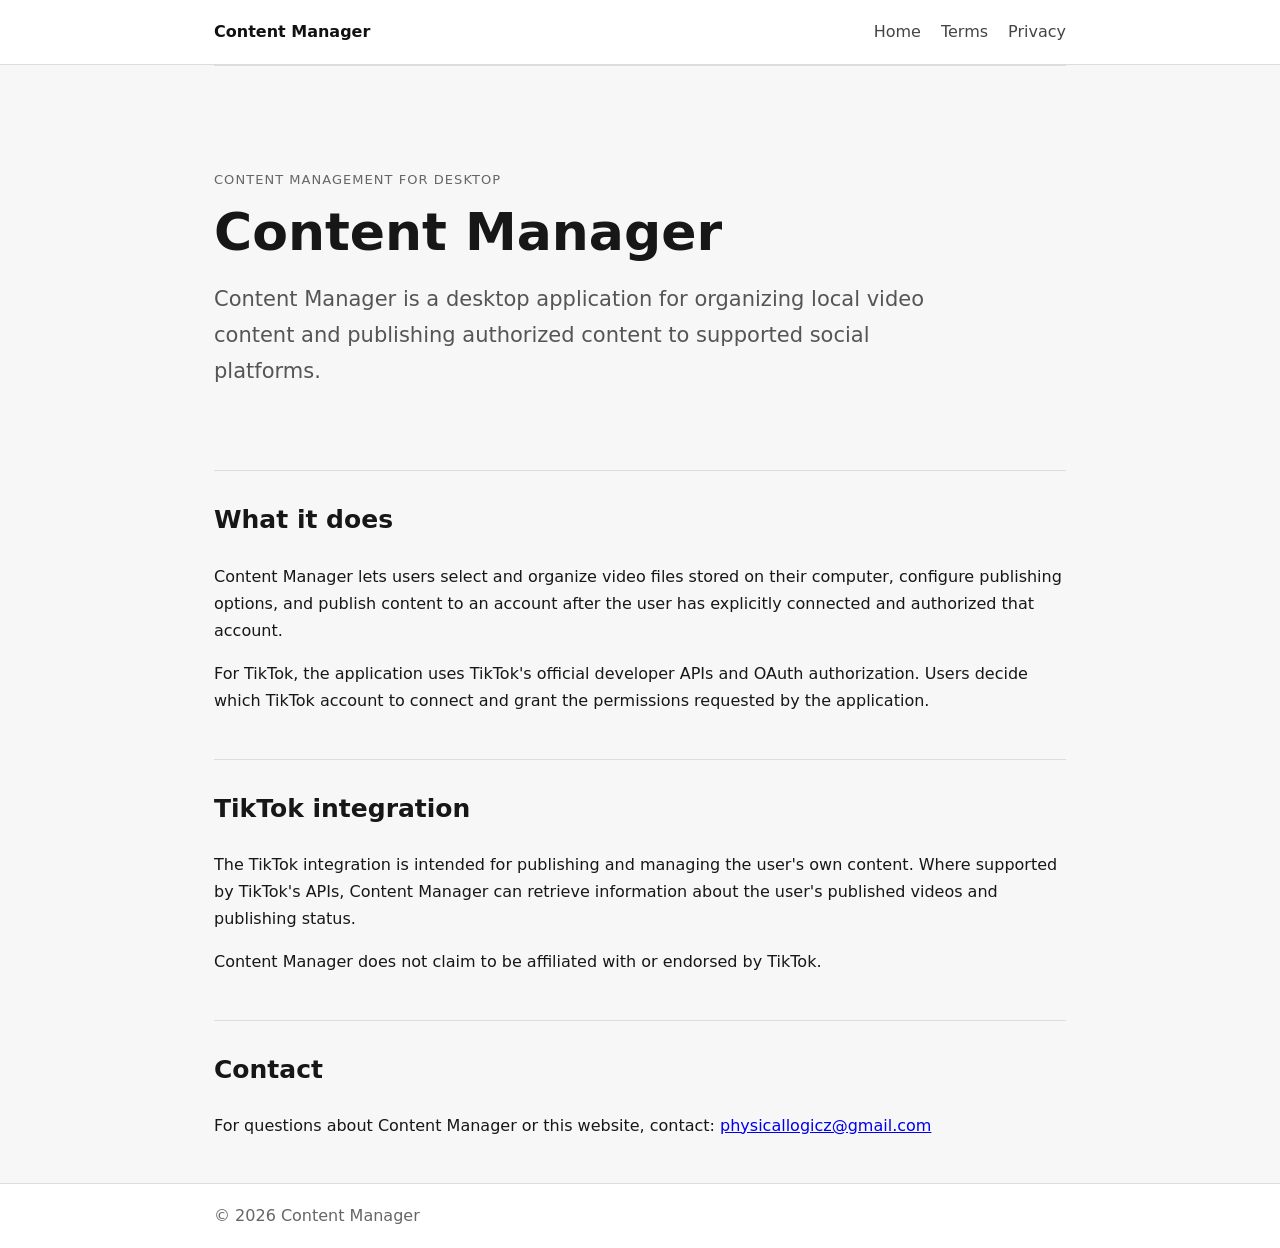
<file: index.html>
<!doctype html>
<html lang="en">
<head>
<meta charset="utf-8">
<meta name="viewport" content="width=device-width,initial-scale=1">
<title>Content Manager</title>
<link rel="stylesheet" href="styles.css">
</head>
<body>
<header><div class="wrap"><a class="brand" href="index.html">Content Manager</a><nav><a href="index.html">Home</a><a href="terms.html">Terms</a><a href="privacy.html">Privacy</a></nav></div></header>
<main class="wrap">
<section class="hero">
<p class="eyebrow">Content management for desktop</p>
<h1>Content Manager</h1>
<p class="lead">Content Manager is a desktop application for organizing local video content and publishing authorized content to supported social platforms.</p>
</section>
<section>
<h2>What it does</h2>
<p>Content Manager lets users select and organize video files stored on their computer, configure publishing options, and publish content to an account after the user has explicitly connected and authorized that account.</p>
<p>For TikTok, the application uses TikTok's official developer APIs and OAuth authorization. Users decide which TikTok account to connect and grant the permissions requested by the application.</p>
</section>
<section>
<h2>TikTok integration</h2>
<p>The TikTok integration is intended for publishing and managing the user's own content. Where supported by TikTok's APIs, Content Manager can retrieve information about the user's published videos and publishing status.</p>
<p>Content Manager does not claim to be affiliated with or endorsed by TikTok.</p>
</section>
<section>
<h2>Contact</h2>
<p>For questions about Content Manager or this website, contact: <a href="mailto:physicallogicz@gmail.com">physicallogicz@gmail.com</a></p>
</section>
</main>
<footer><div class="wrap">© 2026 Content Manager</div></footer>
</body>
</html>
</file>
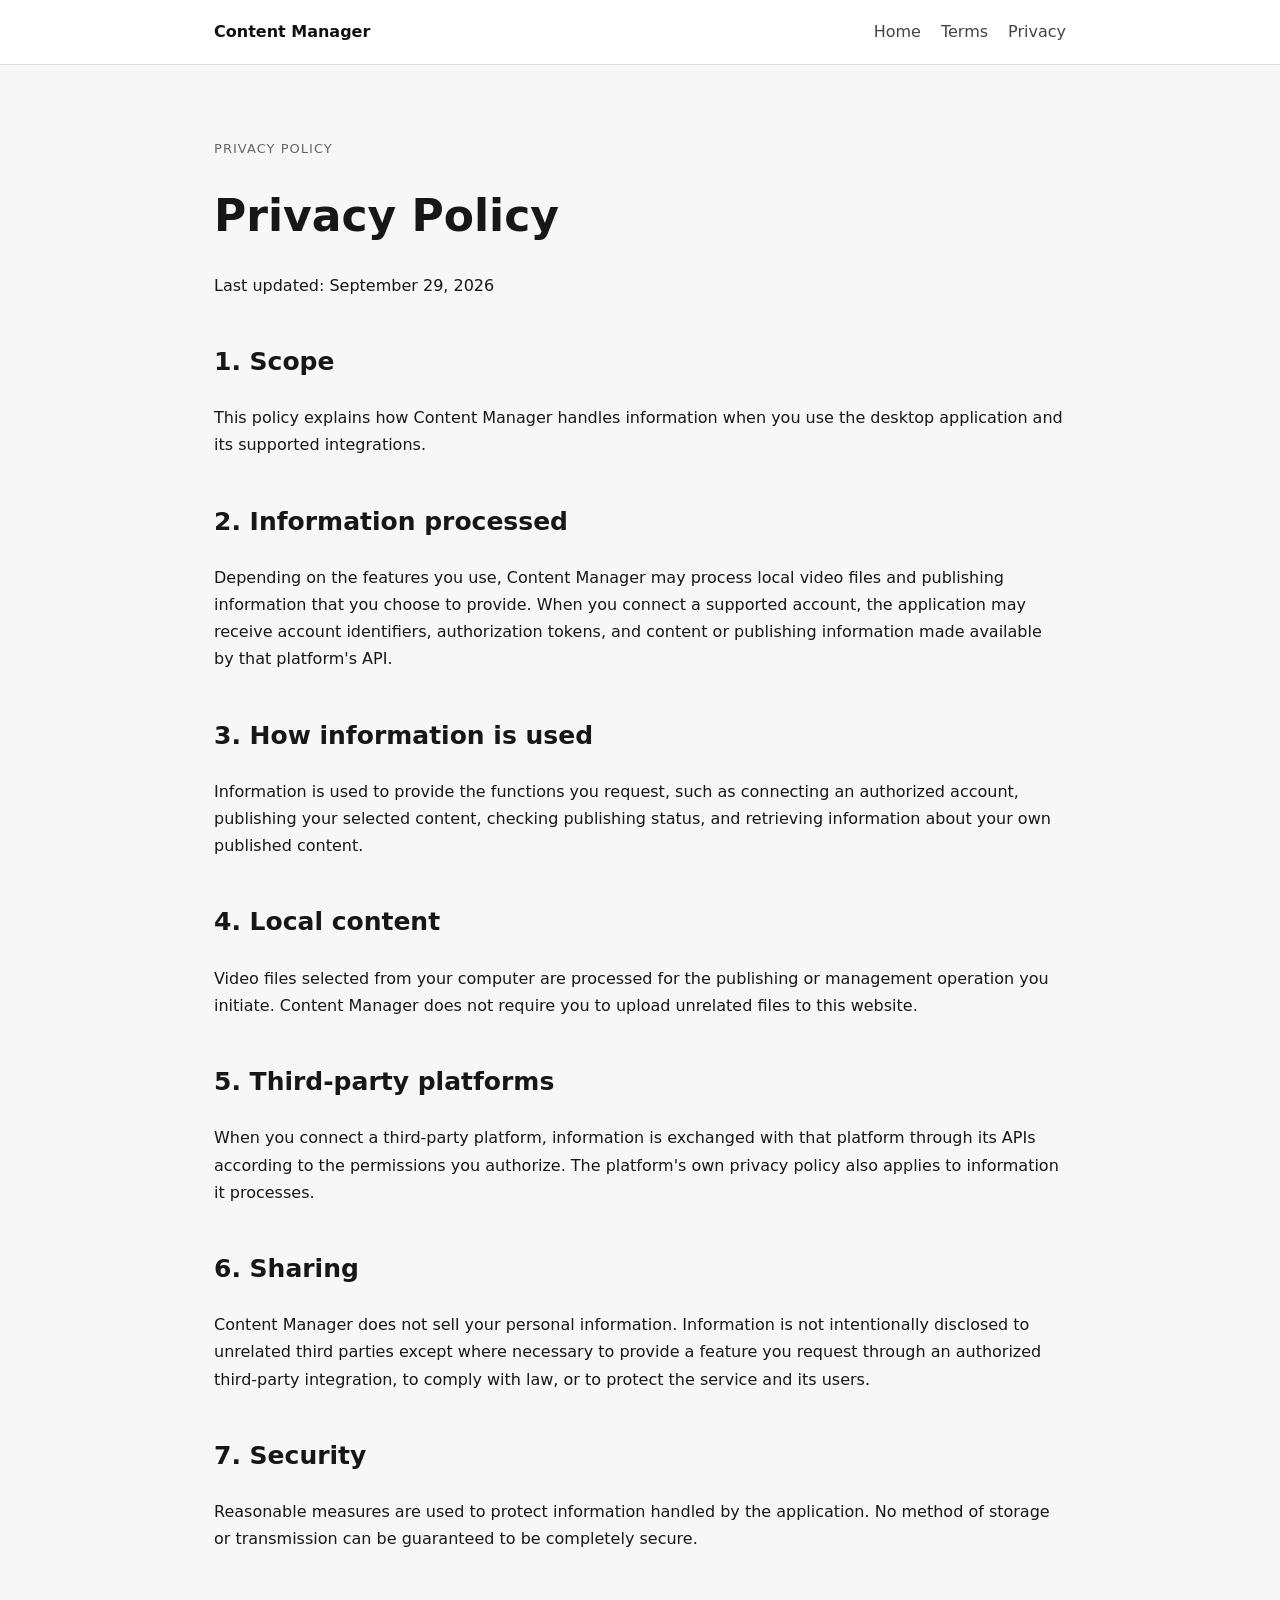
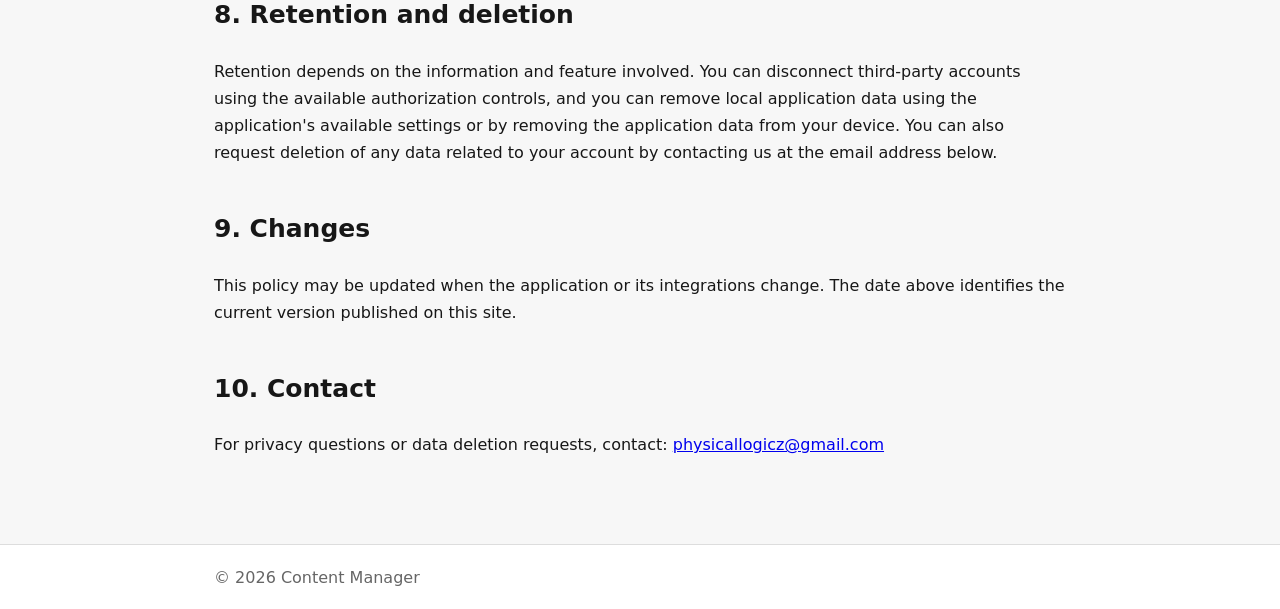
<file: privacy.html>
<!doctype html>
<html lang="en"><head><meta charset="utf-8"><meta name="viewport" content="width=device-width,initial-scale=1"><title>Privacy Policy — Content Manager</title><link rel="stylesheet" href="styles.css"></head>
<body><header><div class="wrap"><a class="brand" href="index.html">Content Manager</a><nav><a href="index.html">Home</a><a href="terms.html">Terms</a><a href="privacy.html">Privacy</a></nav></div></header>
<main class="wrap legal"><p class="eyebrow">Privacy Policy</p><h1>Privacy Policy</h1><p>Last updated: September 29, 2026</p>
<h2>1. Scope</h2><p>This policy explains how Content Manager handles information when you use the desktop application and its supported integrations.</p>
<h2>2. Information processed</h2><p>Depending on the features you use, Content Manager may process local video files and publishing information that you choose to provide. When you connect a supported account, the application may receive account identifiers, authorization tokens, and content or publishing information made available by that platform's API.</p>
<h2>3. How information is used</h2><p>Information is used to provide the functions you request, such as connecting an authorized account, publishing your selected content, checking publishing status, and retrieving information about your own published content.</p>
<h2>4. Local content</h2><p>Video files selected from your computer are processed for the publishing or management operation you initiate. Content Manager does not require you to upload unrelated files to this website.</p>
<h2>5. Third-party platforms</h2><p>When you connect a third-party platform, information is exchanged with that platform through its APIs according to the permissions you authorize. The platform's own privacy policy also applies to information it processes.</p>
<h2>6. Sharing</h2><p>Content Manager does not sell your personal information. Information is not intentionally disclosed to unrelated third parties except where necessary to provide a feature you request through an authorized third-party integration, to comply with law, or to protect the service and its users.</p>
<h2>7. Security</h2><p>Reasonable measures are used to protect information handled by the application. No method of storage or transmission can be guaranteed to be completely secure.</p>
<h2>8. Retention and deletion</h2><p>Retention depends on the information and feature involved. You can disconnect third-party accounts using the available authorization controls, and you can remove local application data using the application's available settings or by removing the application data from your device. You can also request deletion of any data related to your account by contacting us at the email address below.</p>
<h2>9. Changes</h2><p>This policy may be updated when the application or its integrations change. The date above identifies the current version published on this site.</p>
<h2>10. Contact</h2><p>For privacy questions or data deletion requests, contact: <a href="mailto:physicallogicz@gmail.com">physicallogicz@gmail.com</a></p>
</main><footer><div class="wrap">© 2026 Content Manager</div></footer></body></html>
</file>
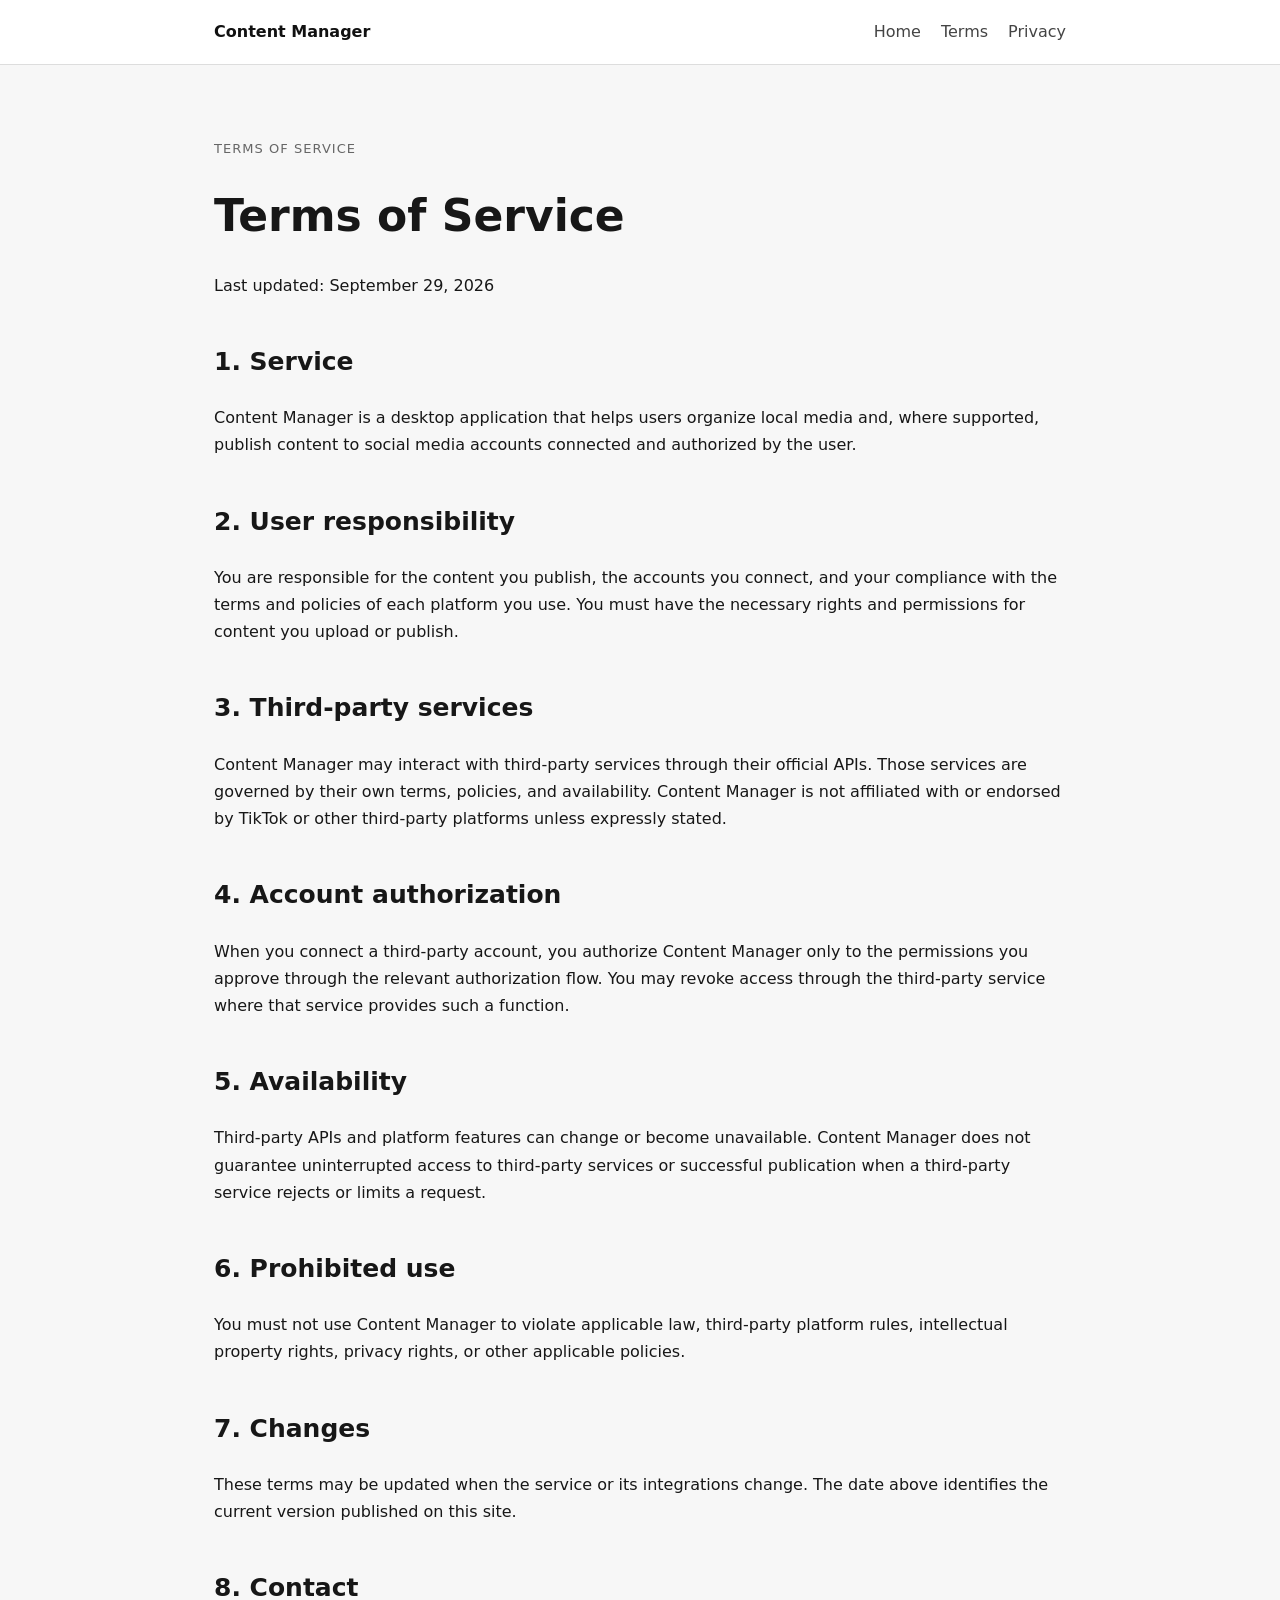
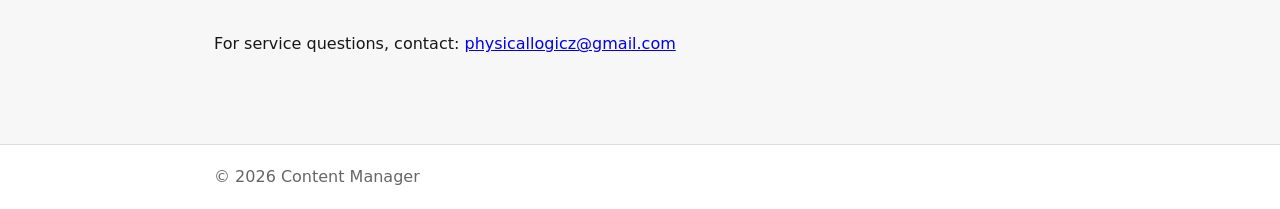
<file: terms.html>
<!doctype html>
<html lang="en"><head><meta charset="utf-8"><meta name="viewport" content="width=device-width,initial-scale=1"><title>Terms of Service — Content Manager</title><link rel="stylesheet" href="styles.css"></head>
<body><header><div class="wrap"><a class="brand" href="index.html">Content Manager</a><nav><a href="index.html">Home</a><a href="terms.html">Terms</a><a href="privacy.html">Privacy</a></nav></div></header>
<main class="wrap legal"><p class="eyebrow">Terms of Service</p><h1>Terms of Service</h1><p>Last updated: September 29, 2026</p>
<h2>1. Service</h2><p>Content Manager is a desktop application that helps users organize local media and, where supported, publish content to social media accounts connected and authorized by the user.</p>
<h2>2. User responsibility</h2><p>You are responsible for the content you publish, the accounts you connect, and your compliance with the terms and policies of each platform you use. You must have the necessary rights and permissions for content you upload or publish.</p>
<h2>3. Third-party services</h2><p>Content Manager may interact with third-party services through their official APIs. Those services are governed by their own terms, policies, and availability. Content Manager is not affiliated with or endorsed by TikTok or other third-party platforms unless expressly stated.</p>
<h2>4. Account authorization</h2><p>When you connect a third-party account, you authorize Content Manager only to the permissions you approve through the relevant authorization flow. You may revoke access through the third-party service where that service provides such a function.</p>
<h2>5. Availability</h2><p>Third-party APIs and platform features can change or become unavailable. Content Manager does not guarantee uninterrupted access to third-party services or successful publication when a third-party service rejects or limits a request.</p>
<h2>6. Prohibited use</h2><p>You must not use Content Manager to violate applicable law, third-party platform rules, intellectual property rights, privacy rights, or other applicable policies.</p>
<h2>7. Changes</h2><p>These terms may be updated when the service or its integrations change. The date above identifies the current version published on this site.</p>
<h2>8. Contact</h2><p>For service questions, contact: <a href="mailto:physicallogicz@gmail.com">physicallogicz@gmail.com</a></p>
</main><footer><div class="wrap">© 2026 Content Manager</div></footer></body></html>
</file>
<file: styles.css>
:root{font-family:system-ui,-apple-system,BlinkMacSystemFont,"Segoe UI",sans-serif;color:#171717;background:#f7f7f7;line-height:1.7}*{box-sizing:border-box}body{margin:0}header{background:#fff;border-bottom:1px solid #ddd}.wrap{max-width:900px;margin:auto;padding:0 24px}.brand{font-weight:700;color:#111;text-decoration:none}header .wrap,footer .wrap{min-height:64px;display:flex;align-items:center;justify-content:space-between}nav{display:flex;gap:20px}nav a{color:#444;text-decoration:none}.hero{padding:90px 0 60px}.hero h1{font-size:52px;line-height:1.1;margin:8px 0 20px}.lead{font-size:21px;max-width:720px;color:#555}main.wrap{display:block;min-height:calc(100vh - 130px)}section{padding:28px 0;border-top:1px solid #ddd}h2{font-size:25px;margin-top:0}.eyebrow{font-size:13px;text-transform:uppercase;letter-spacing:.08em;color:#666}.legal{padding-top:60px;padding-bottom:70px}.legal h1{font-size:44px;line-height:1.2}.legal h2{margin-top:42px}footer{border-top:1px solid #ddd;background:#fff;color:#666}@media(max-width:650px){.hero h1{font-size:40px}nav{gap:10px;font-size:14px}.wrap{padding-left:18px;padding-right:18px}}
</file>
